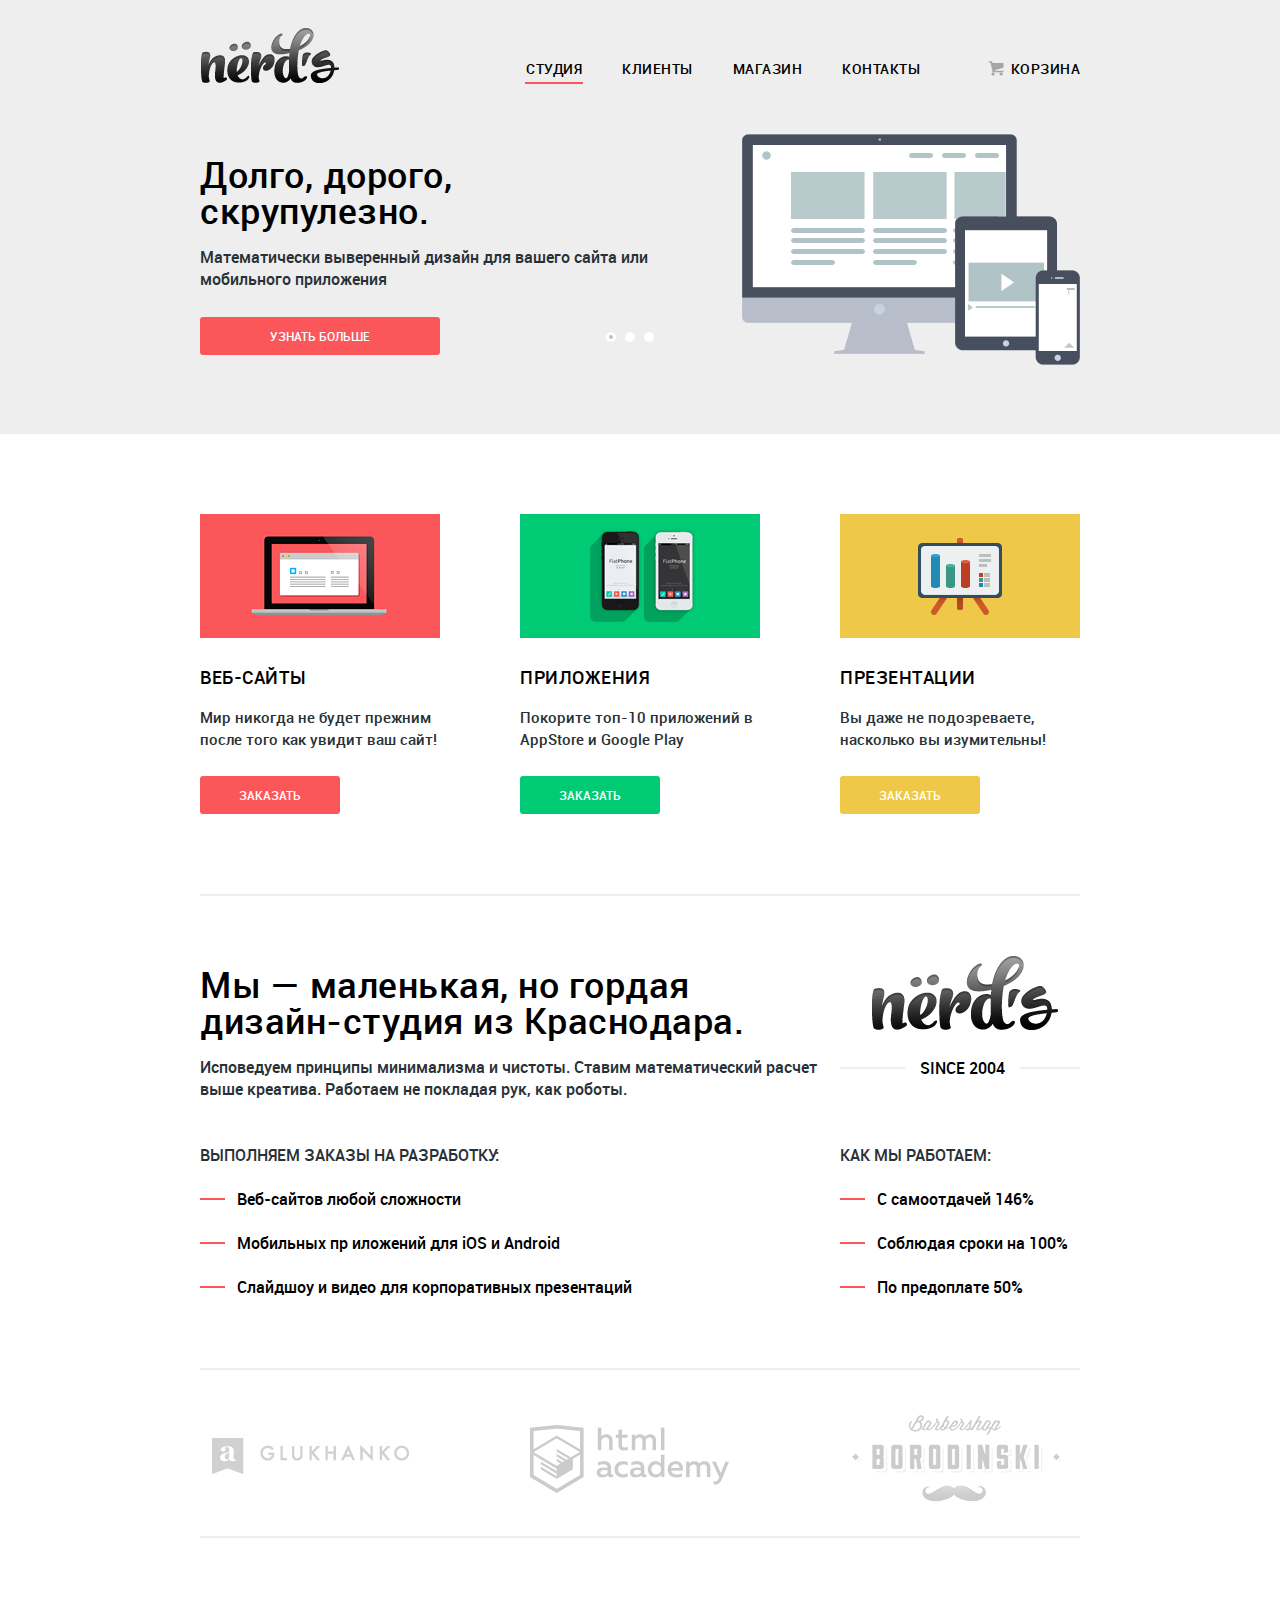
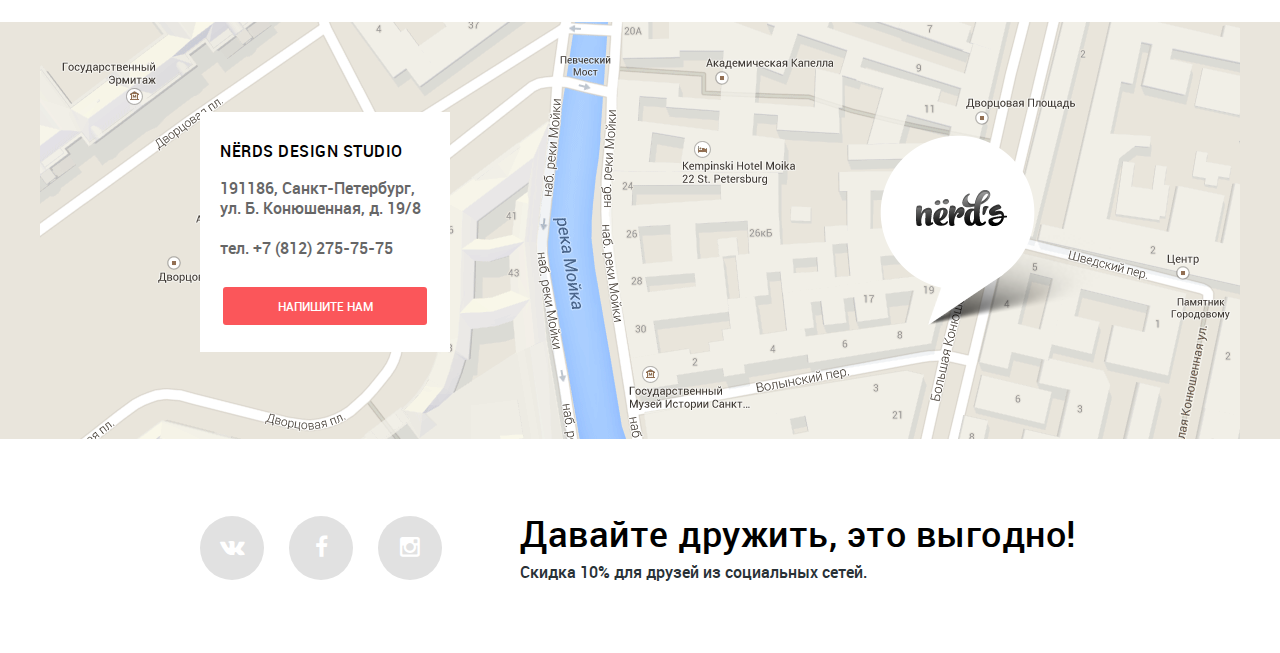
<file: index.html>
<!DOCTYPE html>
<!--HTML-файл для проекта НЁРДС. Главная страница ++++++++++++++++++++++++++-->
<!--Задание по разделу №5 Декоративные элементы. Редакция от 29.06.2015 ++++-->
<!--Студент: Сергей Грузинцев ++++++++++++++++++++++++++++++++++++++++++++++-->
<html lang="ru">
  <head>
    <meta charset="utf-8">
    <title>Главная - Нёрдс</title>
    <link rel="stylesheet" href="css/normalize.css">
    <link rel="stylesheet" href="css/style.min.css">
  </head>
  <body>
<!--ШАПКА===================================================================-->
    <header class="main-header">
      <div class="container">
        
<!--~~~~~~~~~~~~~~~Навигация~~~~~~~~~~~~~~~~~~~~~~~~~~~~~~~~~~~~~~~~~~~~~~~~-->
        <!--Логотип: Ссылка на главную страницу-->
        <a class="main-logo" href="index.html">
          nёrd&#39;s
        </a>
        <nav class="main-navigation clearfix">
          <!--Главное меню-->
          <ul class="main-menu">
            <li>
              <a class="current" href="index.html">
                Студия
              </a>
            </li>
            <li>
              <a href="#clients">
                Клиенты
              </a>
            </li>
            <li>
              <a href="catalog.html">
                Магазин
              </a>
            </li>
            <li>
              <a href="#contacts">
                Контакты
              </a>
            </li>
          </ul>
          <!--Корзина. Список из одного элемента для единообразия-->
          <!--В случае переполнения меню, корзина остается на своем месте-->
          <ul class="main-basket">
            <li>
              <a href="#basket">
                Корзина
              </a>
            </li>
          </ul>
        </nav>

<!--~~~~~~~~~~~~~~~Слайдер~~~~~~~~~~~~~~~~~~~~~~~~~~~~~~~~~~~~~~~~~~~~~~~~~-->
        <input type="radio" name="slide-toggle" id="slide-1" checked>
        <input type="radio" name="slide-toggle" id="slide-2">
        <input type="radio" name="slide-toggle" id="slide-3">

<!--~~~~~~~~~~~~~~~Слайд1~~~~~~~~~~~~~~~~~~~~~~~~~~~~~~~~~~~~~~~~~~~~~~~~~-->
        <section class="slider slide-1 clearfix">
          <!--Слайд 1: Текст-->
          <div class="slider-caption">
            <h2>Долго, дорого, скрупулезно.</h2>
            <p>Математически выверенный дизайн для вашего сайта или мобильного приложения</p>
            <a class="btn slider-btn" href="#s1">Узнать больше</a>
            <div class="slide-toggle">
              <label for="slide-1"></label>
              <label for="slide-2"></label>
              <label for="slide-3"></label>
            </div>
          </div>
          <div class="slider-image"></div>
        </section>
<!--~~~~~~~~~~~~~~~Слайд2~~~~~~~~~~~~~~~~~~~~~~~~~~~~~~~~~~~~~~~~~~~~~~~~~-->
        <section class="slider slide-2 clearfix">
          <!--Слайд 2: Текст-->
          <div class="slider-caption">
            <h2>Любите ли вы математику, как любим ее мы?</h2>
            <p class="lite">Нашим дизайнерам мы удаляем нейроны, ответственные за креатив, чтобы дать им возможность все просчитать</p>
            <a class="btn slider-btn" href="#s2">Узнать больше</a>
            <div class="slide-toggle">
              <label for="slide-1"></label>
              <label for="slide-2"></label>
              <label for="slide-3"></label>
            </div>
          </div>
          <div class="slider-image"></div>
        </section>
        
<!--~~~~~~~~~~~~~~~Слайд3~~~~~~~~~~~~~~~~~~~~~~~~~~~~~~~~~~~~~~~~~~~~~~~~~-->
        <section class="slider slide-3 clearfix">
          <!--Слайд 3: Текст-->
          <div class="slider-caption">
            <h2>Только наркотики, только хардкор!</h2>
            <p class="lite">Все дизайнерские решения в нашей компании принимаются только под воздействием качественных галлющиногенов</p>
            <a class="btn slider-btn" href="#s3">Узнать больше</a>
            <div class="slide-toggle">
              <label for="slide-1"></label>
              <label for="slide-2"></label>
              <label for="slide-3"></label>
            </div>
          </div>
          <div class="slider-image"></div>
        </section>
        
<!--~~~~~~~~~~~~~~~~~~~~~~~~~~~~~~~~~~~~~~~~~~~~~~~~~~~~~~~~~~~~~~~~~~~~~~~~-->
      </div>
    </header>
<!--========================================================================-->
 
    
    
<!--ОСНОВНОЙ РАЗДЕЛ=========================================================-->    
    <div class="container main-container clearfix">
      
<!--~~~~~~~~~~~~~~~Ряд преимуществ~~~~~~~~~~~~~~~~~~~~~~~~~~~~~~~~~~~~~~~~~~-->      
      <div class="features-row clearfix">
        <!--Фича: Веб-сайты-->
        <article class="features-item">
          <div class="features-image"></div>
          <h3>Веб-сайты</h3>
          <p>Мир никогда не будет прежним после того как увидит ваш сайт!</p>
          <a class="btn features-btn-1" href="#">Заказать</a>
        </article>
        <!--Фича: Приложения-->
        <article class="features-item">
          <div class="features-image"></div>
          <h3>Приложения</h3>
          <p>Покорите топ-10 приложений в AppStore и Google Play</p>
          <a class="btn features-btn-2" href="#">Заказать</a>
        </article>
        <!--Фича: Презентации-->
        <article class="features-item">
          <div class="features-image"></div>
          <h3>Презентации</h3>
          <p>Вы даже не подозреваете, насколько вы изумительны!</p>
          <a class="btn features-btn-3" href="#">Заказать</a>
        </article>
      </div>
<!--~~~~~~~~~~~~~~~~~~~~~~~~~~~~~~~~~~~~~~~~~~~~~~~~~~~~~~~~~~~~~~~~~~~~~~~~--> 
      <hr> 
<!--~~~~~БЛОК КОНТЕНТА~~~~~~~~~~~~~~~~~~~~~~~~~~~~~~~~~~~~~~~~~~~~~~~~~~~~~~-->
      <section class="promo-row clearfix">
        <!--Промо: Верхний-левый блок (О компании)-->
        <div class="promo-column column-left">
          <h1>
            Мы — маленькая, но гордая дизайн-студия из Краснодара.
          </h1>
          <p>
            Исповедуем принципы минимализма и чистоты. Ставим математический расчет выше креатива. Работаем не покладая рук, как роботы.
          </p>
        </div>
        <!--Промо: Верхний-правый блок (Логотип since 2004)-->
        <div class="promo-column column-right">
          <div class="promo-logo">
            nёrd&#39;s
            <p>Since 2004</p>
          </div>
        </div>
      </section>
      
      <section class="promo-row clearfix">
        <!--Промо: Нижний-левый блок (Что делаем)-->
        <div class="promo-column column-left">
          <h3>Выполняем заказы на разработку:</h3>
          <ul>
            <li>
              Веб-сайтов любой сложности
            </li>
            <li>
              Мобильных пр иложений для iOS и Android
            </li>
            <li>
              Слайдшоу и видео для корпоративных презентаций
            </li>
          </ul>
        </div>
        <!--Промо: Нижний-правый блок (Как работаем)-->
        <div class="promo-column column-right">
          <h3>Как мы работаем:</h3>
          <ul>
            <li>
              С самоотдачей 146%
            </li>
            <li>
              Соблюдая сроки на 100%
            </li>
            <li>
              По предоплате 50%
            </li>
          </ul>
        </div>
      </section>
<!--~~~~~~~~~~~~~~~~~~~~~~~~~~~~~~~~~~~~~~~~~~~~~~~~~~~~~~~~~~~~~~~~~~~~~~~~-->
      
<!--~~~~~~~~~~~~~~~Ряд логотипов~~~~~~~~~~~~~~~~~~~~~~~~~~~~~~~~~~~~~~~~~~~~-->          
      <div class="friend-row clearfix">
        <hr>
        <a class="friend-block" href="#glukhanko">
          <p>Glukhanko</p>
        </a>
        <a class="friend-block" href="htmlacademy">
          <p>HTML Academy</p>
        </a>
        <a class="friend-block" href="barbershop">
          <p>Барбершоп «Бородинский»</p>
        </a>
      </div>
<!--~~~~~~~~~~~~~~~~~~~~~~~~~~~~~~~~~~~~~~~~~~~~~~~~~~~~~~~~~~~~~~~~~~~~~~~~-->
      <hr>
    </div>
<!--========================================================================-->  
    
    
    
<!--ПОДВАЛ==================================================================-->      
    <footer class="main-footer">
        
<!--~~~~~~~~~~~~~~~Карта~~~~~~~~~~~~~~~~~~~~~~~~~~~~~~~~~~~~~~~~~~~~~~~~~~~~-->
      <div class="footer-map">
        
        <img class="map-marker" src="img/map-marker.png" width="231" height="190" alt="Nёrds">
        <div class="container">
          <div class="map-canvas" id="map-canvas"></div>
          <article class="contacts">
            <h3>Nёrds Design Studio</h3>
            <p>191186, Санкт-Петербург, ул. Б. Конюшенная, д. 19/8</p>
            <p>тел. +7 (812) 275-75-75</p>
            <a class="btn contacts-btn" href="write-us.html">Напишите нам</a>
          </article>
        </div>
      </div>
      
      
<!--~~~~~~~~~~~~~~~Социальные сети~~~~~~~~~~~~~~~~~~~~~~~~~~~~~~~~~~~~~~~~~~-->
      <section class="footer-social clearfix">
        <div class="container">
          <!--Блок кнопок-->
          <div class="social-links">
            <a class="social-btn social-btn-vk" href="#vk">
              <span class="icon-vk"></span>
            </a>
            <a class="social-btn social-btn-fb" href="#fb">
              <span class="icon-facebook"></span>
            </a>
            <a class="social-btn social-btn-inst" href="#inst">
              <span class="icon-instagramm"></span>
            </a>
          </div>
          <!--Блок текста-->
          <div class="social-text">
            <h2>Давайте дружить, это выгодно!</h2>
            <p>Скидка 10% для друзей из социальных сетей.</p>
          </div>
        </div>
      </section>
<!--~~~~~~~~~~~~~~~~~~~~~~~~~~~~~~~~~~~~~~~~~~~~~~~~~~~~~~~~~~~~~~~~~~~~~~~~-->        

    </footer>
<!--========================================================================-->  
    
    
    
<!--ФОРМА ОБРАТНОЙ СВЯЗИ====================================================-->
    <div class="modal-content">
      <div class="modal-content-close">закрыть</div>
      <form class="feedback-form" action="/echo" method="post">
        
        <div class="field-left">
          <label for="name-id">Ваше имя:</label>
          <input type="text" name="name-field" id="name-id" placeholder="Представьтесь, пожалуйста">
        </div>
        
        <div class="field-right">
          <label for="mail-id">Ваш e-mail:</label>
          <input type="email" name="mail-field" id="mail-id" placeholder="Для отправки ответа">
        </div>
        
        <div class="field-single">
          <label for="message-id">Текст письма:</label>
          <textarea name="message-field" id="message-id" placeholder="В свободной форме"></textarea>
        </div>
        
        <div class="field-left">
          <button type="submit" class="btn btn-submit">Отправить</button>
        </div>
        
        <div class="field-right">
          <button type="reset"  class="btn btn-cancel">Отмена</button>
        </div>
    
      </form>
    </div>
  
<!--СКРИПТЫ=================================================================-->
    <script src="http://maps.google.com/maps/api/js?sensor=false"></script>
    <script src="js/script.min.js"></script>
    
  </body>
</html>
</file>
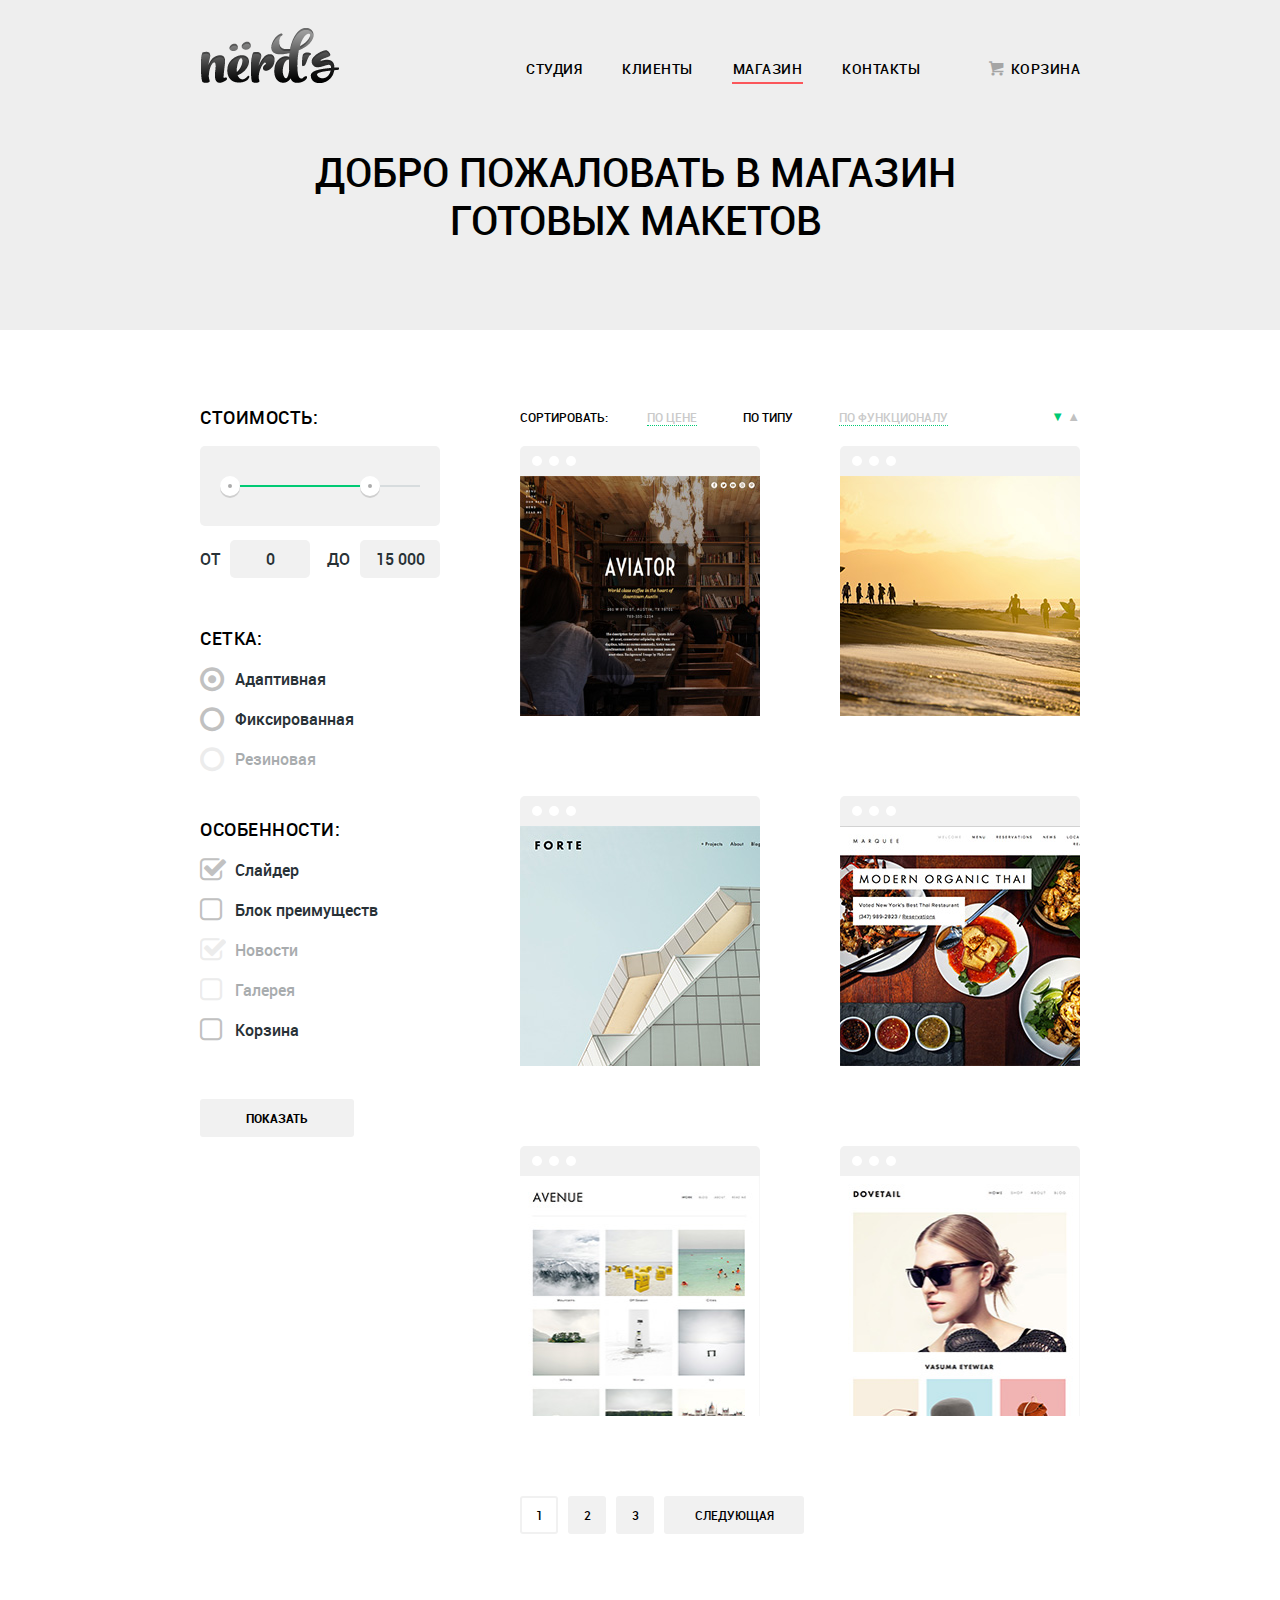
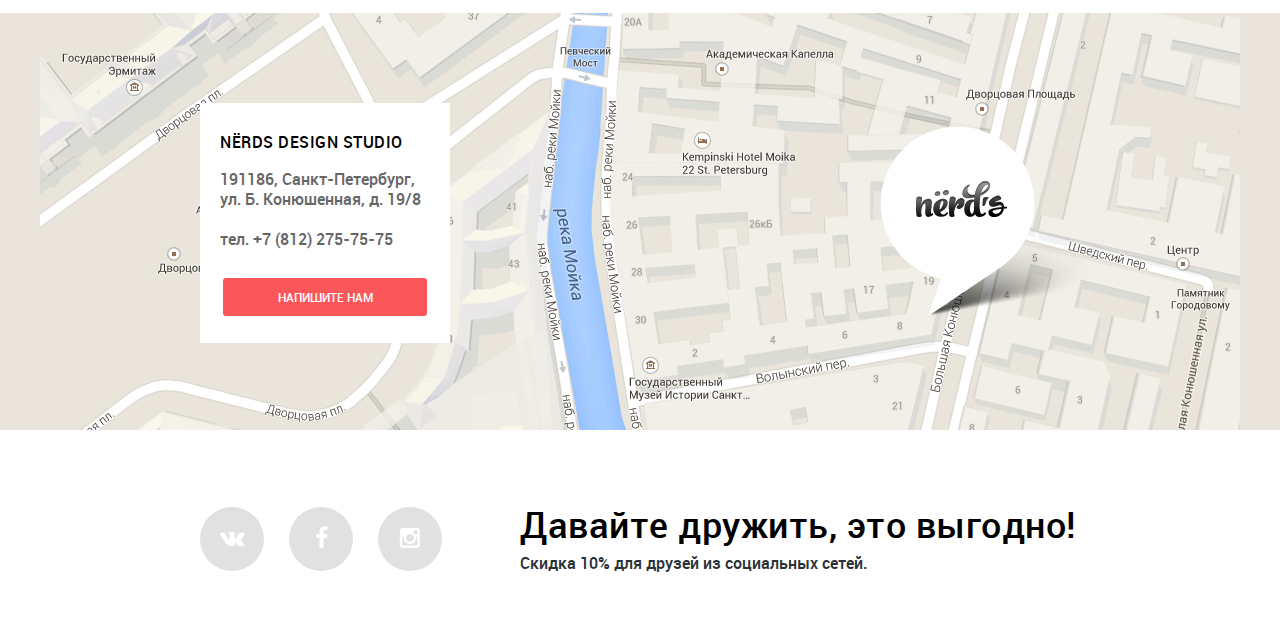
<file: catalog.html>
<!DOCTYPE html>
<!--HTML-файл для проекта НЁРДС. Страница каталога +++++++++++++++++++++++++-->
<!--Задание по разделу №5 Декоративные элементы. Редакция от 29.06.2015 ++++-->
<!--Студент: Сергей Грузинцев ++++++++++++++++++++++++++++++++++++++++++++++-->
<html lang="ru">
  <head>
    <meta charset="utf-8">
    <title>Каталог - Нёрдс</title>
    <link rel="stylesheet" href="css/normalize.css">
    <link rel="stylesheet" href="css/style.min.css">
  </head>
  <body class="catalog">
<!--ШАПКА===================================================================-->
    <header class="main-header">
      <div class="container">
        
<!--~~~~~~~~~~~~~~~Навигация~~~~~~~~~~~~~~~~~~~~~~~~~~~~~~~~~~~~~~~~~~~~~~~~-->
        <!--Логотип: Ссылка на главную страницу-->
        <a class="main-logo" href="index.html">
          nёrd&#39;s
        </a>
        <nav class="main-navigation clearfix">
          <!--Главное меню-->
          <ul class="main-menu">
            <li>
              <a href="index.html">
                Студия
              </a>
            </li>
            <li>
              <a href="#clients">
                Клиенты
              </a>
            </li>
            <li>
              <a class="current" href="catalog.html">
                Магазин
              </a>
            </li>
            <li>
              <a href="#contacts">
                Контакты
              </a>
            </li>
          </ul>
          <!--Корзина. Список из одного элемента для единообразия-->
          <ul class="main-basket">
            <li>
              <a href="#basket" title="Корзина">
                Корзина
              </a>
            </li>
          </ul>
        </nav>

<!--~~~~~~~~~~~~~~~Заголовок страницы каталога~~~~~~~~~~~~~~~~~~~~~~~~~~~~~~-->
        <section class="welcome">
          <!--Приветствие-->
          <h1>
            Добро пожаловать в магазин готовых макетов
          </h1>
        </section>
<!--~~~~~~~~~~~~~~~~~~~~~~~~~~~~~~~~~~~~~~~~~~~~~~~~~~~~~~~~~~~~~~~~~~~~~~~~-->
        
      </div>
    </header>
<!--========================================================================-->
    

    
<!--ОСНОВНОЙ РАЗДЕЛ=========================================================-->
    <div class="container main-container clearfix">
      
<!--~~~~~~~~~~~~~~~Фильтр по товарам~~~~~~~~~~~~~~~~~~~~~~~~~~~~~~~~~~~~~~~~-->
      <aside class="filter">
        <form action="/echo" method="post">
          
<!--~~~~~~~~~~~~~~~~~~~~~~~~~~~~~Стоимость (ползунки выбора мин и макс цены)-->
          <fieldset class="filter-price">
            <h2>
              Стоимость:
            </h2>
            <div class="range-controls">
              <div class="scale"><div class="bar"></div></div>
              <div class="toggle min-toggle"></div>
              <div class="toggle max-toggle"></div>
            </div>
            <div class="price-controls clearfix">
              <div class="price-from">
                от<input class="min-price" type="text" name="filter-price-min" value="0">
              </div>
              <div class="price-to">
                до<input class="max-price" type="text" name="filter-price-max" value="15 000">
              </div>
            </div>
          </fieldset>

<!--~~~~~~~~~~~~~~~~~~~~~~~~~~~~~Сетка (группа радиокнопок)~~~~~~~~~~~~~~~~~-->
          <fieldset class="filter-grid">
            <h2>
              Сетка:
            </h2>
            <ul>
              <li>
                <input type="radio" id="grid1" name="grid-selector" value="grid1" checked>
                <label for="grid1">Адаптивная</label>
              </li>
              <li>
                <input type="radio" id="grid2" name="grid-selector" value="grid2">
                <label for="grid2">Фиксированная</label>
              </li>
              <li>
                <input type="radio" id="grid3" name="grid-selector" value="grid3" disabled>
                <label for="grid3">Резиновая</label>
              </li>
            </ul>
          </fieldset>

<!--~~~~~~~~~~~~~~~~~~~~~~~~~~~~~Особенности (группа чекбоксов)~~~~~~~~~~~~~-->
          <fieldset class="filter-spec">
            <h2>
              Особенности:
            </h2>
            <ul>
              <li>
                <input type="checkbox" id="spec1" name="filter-spec-1" checked>
                <label for="spec1">Слайдер</label>
              </li>
              <li>
                <input type="checkbox" id="spec2" name="filter-spec2">
                <label for="spec2">Блок преимуществ</label>
              </li>
              <li>
                <input type="checkbox" id="spec3" name="filter-spec3" checked disabled>
                <label for="spec3">Новости</label>
              </li>
              <li>
                <input type="checkbox" id="spec4" name="filter-spec4" disabled>
                <label for="spec4">Галерея</label>
              </li>
              <li>
                <input type="checkbox" id="spec5" name="filter-spec5">
                <label for="spec5">Корзина</label>
              </li>
            </ul>
          </fieldset>
          
          <!--Кнопка отправки формы-->
          <input class="btn" type="submit" value="Показать">
          
        </form>
      </aside>
<!--~~~~~~~~~~~~~~~~~~~~~~~~~~~~~~~~~~~~~~~~~~~~~~~~~~~~~~~~~~~~~~~~~~~~~~~~-->

<!--~~~~~~~~~~~~~~~Список товаров~~~~~~~~~~~~~~~~~~~~~~~~~~~~~~~~~~~~~~~~~~~-->
      <section class="showcase">

<!--~~~~~~~~~~~~~~~~~~~~~~~~~~~~~Сортировка по типам~~~~~~~~~~~~~~~~~~~~~~~~-->
        <div class="showcase-sort clearfix">
            <h2>Сортировать:</h2>
            <ul class="sort-kind">
              <li>
                <a href="#price">По цене</a>
              </li>
              <li>
                <a class="current" href="#type">По типу</a>
              </li>
              <li>
                <a href="#func">По функционалу</a>
              </li>
            </ul>

<!--~~~~~~~~~~~~~~~~~~~~~~~~~~~~~Направление сортировки~~~~~~~~~~~~~~~~~~~~~-->
              <ul class="sort-direct clearfix">
                <li>
                  <a class="icon-down-dir current" href="#down"></a>
                </li>
                <li>
                  <a class="icon-up-dir" href="#up"></a>
                </li>
              </ul>
        </div>
<!--~~~~~~~~~~~~~~~~~~~~~~~~~~~~~~~~~~~~~~~~~~~~~~~~~~~~~~~~~~~~~~~~~~~~~~~~-->

<!--~~~~~~~~~~~~~~~Выдача: отобранные варианты макетов~~~~~~~~~~~~~~~~~~~~~~-->
<!--~~~~~~~~~~~~~~~~~~~~~~~~~~~~~Макет 1~~~~~~~~~~~~~~~~~~~~~~~~~~~~~~~~~~~~-->
        <article class="showcase-item">
          <div class="item-label">
            <div class="dots"></div>
          </div>
          <img src="img/catalog-item01.jpg" width="240" height="240" alt="Aviator">
          <div class="item-panel">
            <h2>Aviator</h2>
            <p>Интернет-магазин с личным кабинетом</p>
            <a class="btn" href="#aviator">10 000 р.</a>
          </div>
        </article>

<!--~~~~~~~~~~~~~~~~~~~~~~~~~~~~~Макет 2~~~~~~~~~~~~~~~~~~~~~~~~~~~~~~~~~~~~-->
        <article class="showcase-item">
          <div class="item-label">
            <div class="dots"></div>
          </div>
          <img src="img/catalog-item02.jpg" width="240" height="240" alt="Sunset">
          <div class="item-panel">
            <h2>Sunset</h2>
            <p>Промо-сайт с блоком преимуществ</p>
            <a class="btn" href="#sunset">9 500 р.</a>
          </div>
        </article>

<!--~~~~~~~~~~~~~~~~~~~~~~~~~~~~~Макет 3~~~~~~~~~~~~~~~~~~~~~~~~~~~~~~~~~~~~-->
        <article class="showcase-item">
          <div class="item-label">
            <div class="dots"></div>
          </div>
          <img src="img/catalog-item03.jpg" width="240" height="240" alt="Forte">
          <div class="item-panel">
            <h2>Forte</h2>
            <p>Автономная целевая страница</p>
            <a class="btn" href="#forte">9 000 р.</a>
          </div>
        </article>

<!--~~~~~~~~~~~~~~~~~~~~~~~~~~~~~Макет 4~~~~~~~~~~~~~~~~~~~~~~~~~~~~~~~~~~~~-->
        <article class="showcase-item">
          <div class="item-label">
            <div class="dots"></div>
          </div>
          <img src="img/catalog-item04.jpg" width="240" height="240" alt="Marquee">
          <div class="item-panel">
            <h2>Marquee</h2>
            <p>Лендинг</p>
            <a class="btn" href="#marquee">8 500 р.</a>
          </div>
        </article>

<!--~~~~~~~~~~~~~~~~~~~~~~~~~~~~~Макет 5~~~~~~~~~~~~~~~~~~~~~~~~~~~~~~~~~~~~-->
        <article class="showcase-item">
          <div class="item-label">
            <div class="dots"></div>
          </div>
          <img src="img/catalog-item05.jpg" width="240" height="240" alt="Avenue">
          <div class="item-panel">
            <h2>Avenue</h2>
            <p>Корпоративный портал</p>
            <a class="btn" href="#avenue">8 000 р.</a>
          </div>
        </article>
        
<!--~~~~~~~~~~~~~~~~~~~~~~~~~~~~~Макет 6~~~~~~~~~~~~~~~~~~~~~~~~~~~~~~~~~~~~-->
        <article class="showcase-item">
          <div class="item-label">
            <div class="dots"></div>
          </div>
          <img src="img/catalog-item06.jpg" width="240" height="240" alt="Dovetail">
          <div class="item-panel">
            <h2>Dovetail</h2>
            <p>Социальная сеть с преферансом и верстальщицами</p>
            <a class="btn" href="#dovetail">7 500 р.</a>
          </div>
        </article>
        
<!--~~~~~~~~~~~~~~~Переключатель страниц~~~~~~~~~~~~~~~~~~~~~~~~~~~~~~~~~~~~-->
        <div class="showcase-paginator">
          <a class="btn current" href="#1">1</a>
          <a class="btn" href="#2">2</a>
          <a class="btn" href="#3">3</a>
          <a class="btn" href="#next">Следующая</a>
        </div>
<!--~~~~~~~~~~~~~~~~~~~~~~~~~~~~~~~~~~~~~~~~~~~~~~~~~~~~~~~~~~~~~~~~~~~~~~~~-->
        
      </section>
    </div>
<!--========================================================================-->
    

    
<!--ПОДВАЛ==================================================================-->      
    <footer class="main-footer">
        
<!--~~~~~~~~~~~~~~~Карта~~~~~~~~~~~~~~~~~~~~~~~~~~~~~~~~~~~~~~~~~~~~~~~~~~~~-->
    <div class="footer-map clearfix">
      <img class="map-marker" src="img/map-marker.png" width="231" height="190" alt="Nёrds">
      <div class="container">
        <div class="map-canvas" id="map-canvas"></div>
        <article class="contacts">
          <h3>Nёrds Design Studio</h3>
          <p>191186, Санкт-Петербург, ул. Б. Конюшенная, д. 19/8</p>
          <p>тел. +7 (812) 275-75-75</p>
          <a class="btn contacts-btn" href="write-us.html">Напишите нам</a>
        </article>
      </div>
    </div>
      
      
<!--~~~~~~~~~~~~~~~Социальные сети~~~~~~~~~~~~~~~~~~~~~~~~~~~~~~~~~~~~~~~~~~-->
      <section class="footer-social clearfix">
        <div class="container">
          <!--Блок кнопок-->
          <div class="social-links">
            <a class="social-btn social-btn-vk" href="#vk">
              <span class="icon-vk"></span>
            </a>
            <a class="social-btn social-btn-fb" href="#fb">
              <span class="icon-facebook"></span>
            </a>
            <a class="social-btn social-btn-inst" href="#inst">
              <span class="icon-instagramm"></span>
            </a>
          </div>
          <!--Блок текста-->
          <div class="social-text">
            <h2>Давайте дружить, это выгодно!</h2>
            <p>Скидка 10% для друзей из социальных сетей.</p>
          </div>
        </div>
      </section>
<!--~~~~~~~~~~~~~~~~~~~~~~~~~~~~~~~~~~~~~~~~~~~~~~~~~~~~~~~~~~~~~~~~~~~~~~~~-->        

    </footer>
<!--========================================================================-->  
    
    
    
<!--ФОРМА ОБРАТНОЙ СВЯЗИ====================================================-->
    <div class="modal-content">
      <div class="modal-content-close">закрыть</div>
      <form class="feedback-form" action="/echo" method="post">
        
        <div class="field-left">
          <label for="name-id">Ваше имя:</label>
          <input type="text" name="name-field" id="name-id" placeholder="Представьтесь, пожалуйста">
        </div>
        
        <div class="field-right">
          <label for="mail-id">Ваш e-mail:</label>
          <input type="email" name="mail-field" id="mail-id" placeholder="Для отправки ответа">
        </div>
        
        <div class="field-single">
          <label for="message-id">Текст письма:</label>
          <textarea name="message-field" id="message-id" placeholder="В свободной форме"></textarea>
        </div>
        
        <div class="field-left">
          <button type="submit" class="btn btn-submit">Отправить</button>
        </div>
        
        <div class="field-right">
          <button type="reset"  class="btn btn-cancel">Отмена</button>
        </div>
    
      </form>
    </div>
  
<!--СКРИПТЫ=================================================================-->
    <script src="http://maps.google.com/maps/api/js?sensor=false"></script>
    <script src="js/script.min.js"></script>
    
  </body>
</file>
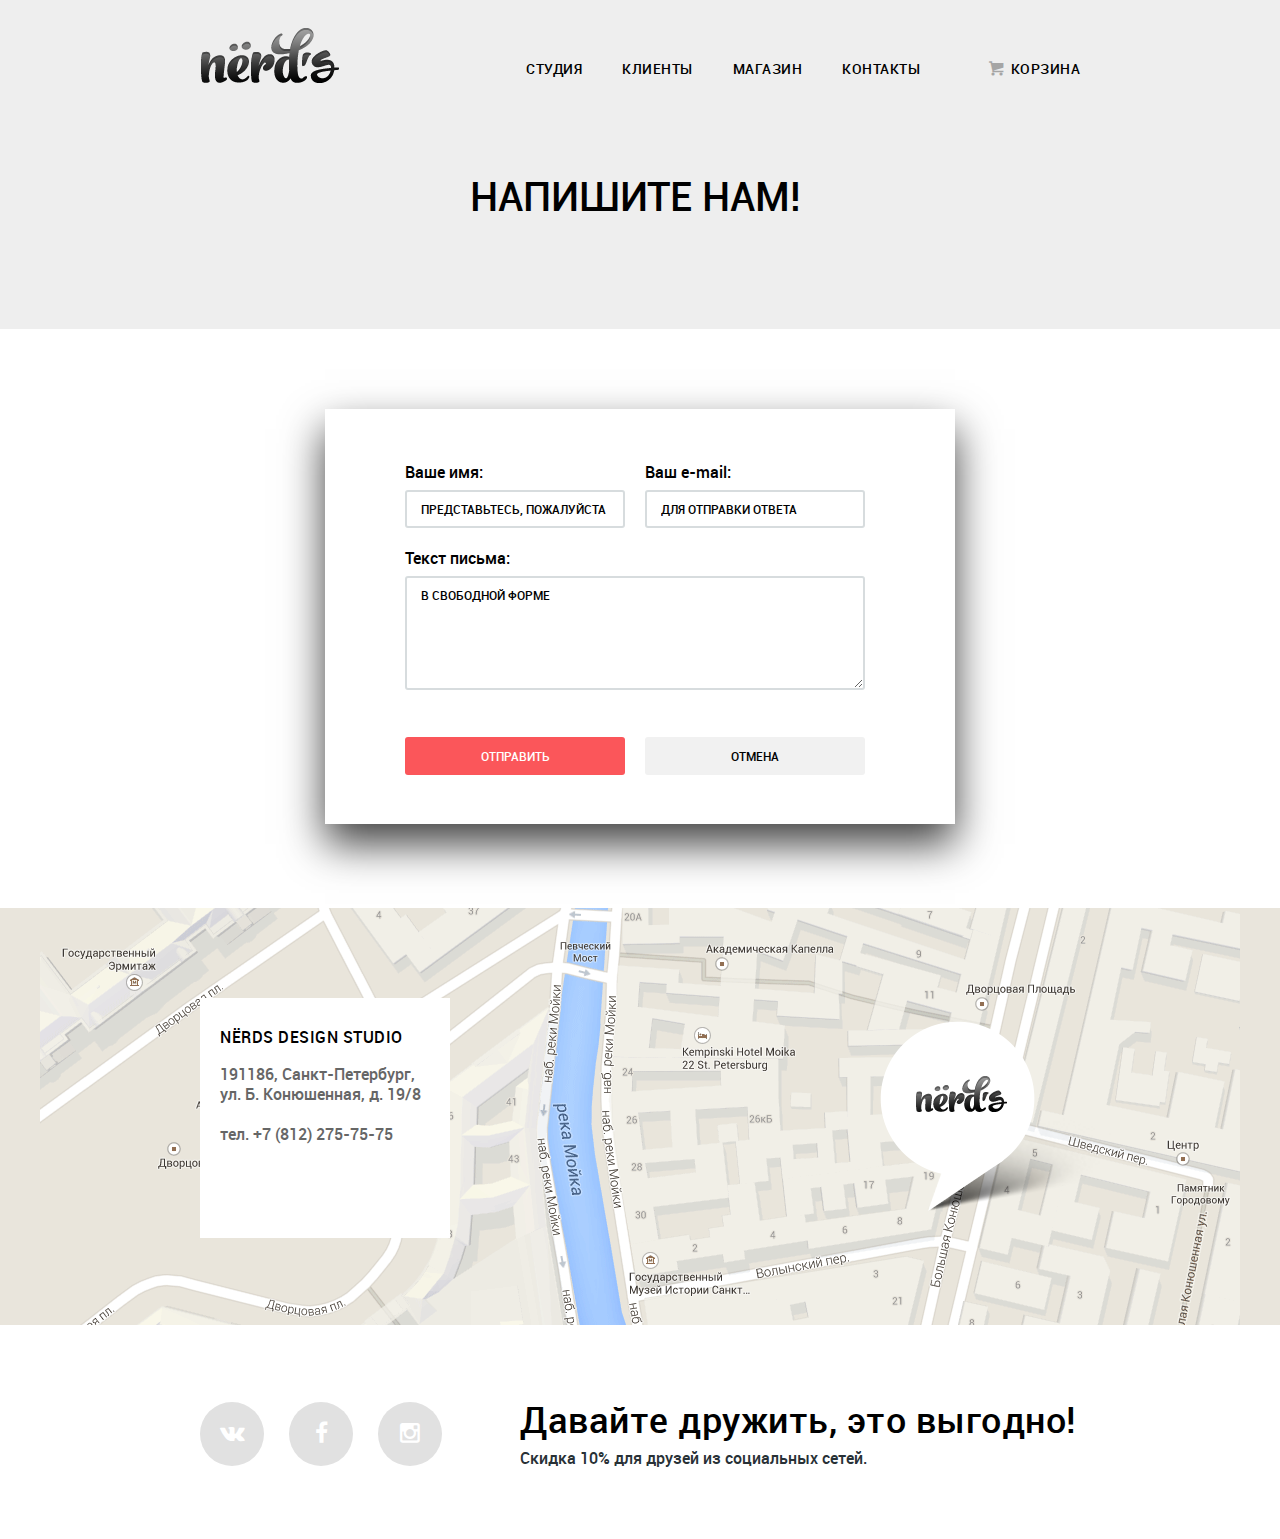
<file: write-us.html>
<!DOCTYPE html>
<!--HTML-файл для проекта НЁРДС. Страница с формой обратной связи ++++++++++-->
<!--Задание по разделу №5 Декоративные элементы. Редакция от 29.06.2015 ++++-->
<!--Студент: Сергей Грузинцев ++++++++++++++++++++++++++++++++++++++++++++++-->
<html lang="ru">
  <head>
    <meta charset="utf-8">
    <title>Напишите нам - Нёрдс</title>
    <link rel="stylesheet" href="css/normalize.css">
    <link rel="stylesheet" href="css/style.min.css">
  </head>
  <body class="write-us">
<!--ШАПКА===================================================================-->
    <header class="main-header">
      <div class="container">
            
<!--~~~~~~~~~~~~~~~Навигация~~~~~~~~~~~~~~~~~~~~~~~~~~~~~~~~~~~~~~~~~~~~~~~~-->
        <!--Логотип: Ссылка на главную страницу-->
        <a class="main-logo" href="index.html">
          nёrd&#39;s
        </a>
        <nav class="main-navigation clearfix">
          <!--Главное меню-->
          <ul class="main-menu">
            <li>
              <a href="index.html">
                Студия
              </a>
            </li>
            <li>
              <a href="#clients">
                Клиенты
              </a>
            </li>
            <li>
              <a href="catalog.html">
                Магазин
              </a>
            </li>
            <li>
              <a href="#contacts">
                Контакты
              </a>
            </li>
          </ul>
          <!--Корзина. Список из одного элемента для единообразия-->
          <ul class="main-basket">
            <li>
              <a href="#basket" title="Корзина">
                Корзина
              </a>
            </li>
          </ul>
        </nav>
      
<!--~~~~~~~~~~~~~~~Заголовок страницы с формой обратной связи~~~~~~~~~~~~~~~-->
        <section class="welcome">
          <!--Приветствие-->
          <h1>
            Напишите нам!
          </h1>
        </section>
<!--~~~~~~~~~~~~~~~~~~~~~~~~~~~~~~~~~~~~~~~~~~~~~~~~~~~~~~~~~~~~~~~~~~~~~~~~-->
        
        
      </div>
    </header>
<!--========================================================================-->


    
<!--ФОРМА ОБРАТНОЙ СВЯЗИ====================================================-->
    <div class="modal-content clearfix">
      <form class="feedback-form" action="/echo" method="post">
        
        <div class="field-left">
          <label for="name-id">Ваше имя:</label>
          <input type="text" name="name-field" id="name-id" placeholder="Представьтесь, пожалуйста">
        </div>
        
        <div class="field-right">
          <label for="mail-id">Ваш e-mail:</label>
          <input type="email" name="mail-field" id="mail-id" placeholder="Для отправки ответа">
        </div>
        
        <div class="field-single">
          <label for="message-id">Текст письма:</label>
          <textarea name="message-field" id="message-id" placeholder="В свободной форме"></textarea>
        </div>
        
        <div class="field-left">
          <button type="submit" class="btn btn-submit">Отправить</button>
        </div>
        
        <div class="field-right">
          <button type="reset"  class="btn btn-cancel" href="index.html">Отмена</button>
        </div>
    
      </form>
    </div>
<!--========================================================================-->
    

    
<!--ПОДВАЛ==================================================================-->      
    <footer class="main-footer">
        
<!--~~~~~~~~~~~~~~~Карта~~~~~~~~~~~~~~~~~~~~~~~~~~~~~~~~~~~~~~~~~~~~~~~~~~~~-->
    <div class="footer-map clearfix">
      <img class="map-marker" src="img/map-marker.png" width="231" height="190" alt="Nёrds">
      <div class="container">
        <!--Блок контактов-->
        <article class="contacts">
          <h3>Nёrds Design Studio</h3>
          <p>191186, Санкт-Петербург, ул. Б. Конюшенная, д. 19/8</p>
          <p>тел. +7 (812) 275-75-75</p>
<!--          <a class="btn contacts-btn">Напишите нам</a>-->
        </article>
      </div>
    </div>
      
      
<!--~~~~~~~~~~~~~~~Социальные сети~~~~~~~~~~~~~~~~~~~~~~~~~~~~~~~~~~~~~~~~~~-->
      <section class="footer-social clearfix">
        <div class="container">
          <!--Блок кнопок-->
          <div class="social-links">
            <a class="social-btn social-btn-vk" href="#vk">
              <span class="icon-vk"></span>
            </a>
            <a class="social-btn social-btn-fb" href="#fb">
              <span class="icon-facebook"></span>
            </a>
            <a class="social-btn social-btn-inst" href="#inst">
              <span class="icon-instagramm"></span>
            </a>
          </div>
          <!--Блок текста-->
          <div class="social-text">
            <h2>Давайте дружить, это выгодно!</h2>
            <p>Скидка 10% для друзей из социальных сетей.</p>
          </div>
        </div>
      </section>
<!--~~~~~~~~~~~~~~~~~~~~~~~~~~~~~~~~~~~~~~~~~~~~~~~~~~~~~~~~~~~~~~~~~~~~~~~~-->        

    </footer>
  </body>
</file>
<file: css/style.min.css>
@font-face{font-family:Roboto;src:url(../font/roboto-bold.eot);src:local("Roboto Bold"),url(../font/roboto-bold.eot?#iefix) format("embedded-opentype"),url(../font/roboto-bold.woff) format("woff"),url(../font/roboto-bold.ttf) format("truetype");font-weight:700;font-style:normal}@font-face{font-family:Roboto;src:url(../font/roboto-medium.eot);src:local("Roboto Medium"),url(../font/roboto-medium.eot?#iefix) format("embedded-opentype"),url(../font/roboto-medium.woff) format("woff"),url(../font/roboto-medium.ttf) format("truetype");font-weight:400;font-style:normal}@font-face{font-family:Roboto;src:url(../font/roboto-light.eot);src:local("Roboto Light"),url(../font/roboto-light.eot?#iefix) format("embedded-opentype"),url(../font/roboto-light.woff) format("woff"),url(../font/roboto-light.ttf) format("truetype");font-weight:300;font-style:normal}@font-face{font-family:symbols-nerds;src:url(../font/symbols-nerds.eot?27841936);src:url(../font/symbols-nerds.eot?27841936#iefix) format("embedded-opentype"),url(../font/symbols-nerds.woff?27841936) format("woff"),url(../font/symbols-nerds.ttf?27841936) format("truetype"),url(../font/symbols-nerds.svg?27841936#symbols-nerds) format("svg");font-weight:400;font-style:normal}.icon-basket:before{content:"\62"}.icon-facebook:before{content:"\66"}.icon-twitter:before{content:"\74"}.icon-vk:before{content:"\76"}.icon-up-dir:before{content:"\25b2"}.icon-down-dir:before{content:"\25bc"}.icon-circle:before{content:"\25cb"}.icon-circle-dot:before{content:"\25cf"}.icon-check-off:before{content:"\2610"}.icon-check-on:before{content:"\2611"}.icon-instagramm:before{content:"📷"}body{min-width:900px;padding:0;font-size:16px;line-height:22px;font-family:Roboto,Tahoma,Geneva,Kalimati,sans-serif;font-weight:400}.clearfix:after{content:"";display:table;clear:both}.container{width:880px;margin:0 auto}.lite{font-weight:300}h1,h2{margin:0;font-size:36px;line-height:36px;font-weight:400}h3{margin:0;font-size:16px;line-height:22px;font-weight:400;color:#283136}p{margin:0;font-size:16px;line-height:22px;color:#283136}ul{padding:0;margin:0;list-style:none}a{text-decoration:none}hr{height:2px;margin:0;background-color:#eee;border:none}.btn{display:block;padding:10px 0;font-size:12px;line-height:18px;font-family:Roboto,Tahoma,Geneva,Kalimati,sans-serif;text-transform:uppercase;text-align:center;color:#fff;background-color:#fb565a;border:none;outline:0;border-radius:3px;cursor:pointer}.btn:hover{background-color:#d6494d}.btn:active{background-color:#b63538;box-shadow:inset 0 3px 0 0 rgba(0,0,0,.15)}.main-header{background-color:#eee}.main-logo{float:left;width:140px;height:83px;font-size:48px;line-height:130px;text-indent:100%;background:url(../img/sprite.png) -720px -320px no-repeat #dcdcdc;color:#000;overflow:hidden}.main-navigation ul{margin-top:54px}.main-menu{float:left;width:600px;font-size:0;text-align:right}.main-basket{float:right;max-width:132px}.main-navigation li{display:inline-block;vertical-align:top}.main-basket a::before{content:"\62";display:inline-block;width:1em;margin-right:.2em;font-family:symbols-nerds;text-align:center;text-transform:none;font-size:16px;line-height:28px;opacity:.3}.main-navigation a{position:relative;display:block;font-size:14px;line-height:30px;letter-spacing:.5px;text-transform:uppercase;color:#000}.main-menu a{padding:0 20px}.main-basket a{padding-right:0}.main-navigation a:hover{color:#fb565a}.main-navigation a:hover::before{opacity:1}.main-navigation a:active{color:#000;opacity:.4}.main-navigation a:active::before{color:#000;opacity:.15}.main-navigation .current::after{content:"";position:absolute;bottom:0;height:2px;background-color:#fb565a}.main-menu .current::after{left:19px;right:19px}.main-basket .current::after{left:4px;right:0}.main-navigation .current:hover{color:#000;cursor:default}.main-navigation .current:hover::before{opacity:.3}.main-navigation .current:active{opacity:1}.slider{position:relative;display:none;min-height:350px}input[name=slide-toggle]{display:none}.slider-caption{float:left;width:480px}.slider-caption h2{margin-top:72px;letter-spacing:.5px}.slider-caption p{margin-top:18px}.slider-caption .slider-btn{float:left;width:240px;margin-top:27px}.slider-caption .slide-toggle{float:right;line-height:38px;font-size:0;padding:0 22px;margin-top:27px}.slide-toggle label{display:inline-block;vertical-align:middle;width:19px;height:19px;cursor:pointer}.slide-1 label[for=slide-1],.slide-2 label[for=slide-2],.slide-3 label[for=slide-3]{cursor:default}.slide-toggle label::before{content:"";display:block;width:10px;height:10px;margin:5px auto;background-color:#fff;border-radius:50%}.slide-1 label[for=slide-1]::after,.slide-2 label[for=slide-2]::after,.slide-3 label[for=slide-3]::after{content:"";position:relative;bottom:12px;display:block;width:4px;height:4px;margin:3px auto;background-color:#c1c1c1;border-radius:50%}.slider-image{position:absolute;right:0;bottom:0;width:340px;height:320px;vertical-align:bottom}.slide-1 .slider-image{background:url(../img/sprite.png) no-repeat #dcdcdc}.slide-2 .slider-image{background:url(../img/sprite.png) -340px 0 no-repeat #dcdcdc}.slide-3 .slider-image{background:url(../img/sprite.png) -680px 0 no-repeat #dcdcdc}#slide-1:checked~.slide-1,#slide-2:checked~.slide-2,#slide-3:checked~.slide-3{display:block}.features-row{margin-top:80px;margin-bottom:80px}.features-item{float:left;width:240px;margin-right:80px}.features-item:nth-child(3n){margin-right:0}.features-item .features-image{width:240px;height:124px}.features-item:nth-child(1) .features-image{background:url(../img/sprite.png) 0 -320px no-repeat #fb565a}.features-item:nth-child(2) .features-image{background:url(../img/sprite.png) -240px -320px no-repeat #00ca74}.features-item:nth-child(3) .features-image{background:url(../img/sprite.png) -480px -320px no-repeat #efc84a}.features-item h3{margin-top:24px;font-size:18px;line-height:30px;letter-spacing:.5px;text-transform:uppercase;color:#000}.features-item p{margin-top:14px;font-size:15px;line-height:22px;color:#283136}.features-item .btn{margin-top:26px;width:140px}.features-btn-1{background-color:#fb565a}.features-btn-2{background-color:#00ca74}.features-btn-3{background-color:#efc84a}.features-btn-1:hover{background-color:#d6494d}.features-btn-2:hover{background-color:#01a25e}.features-btn-3:hover{background-color:#d6ae2c}.features-btn-1:active{background-color:#b63538}.features-btn-2:active{background-color:#009053;box-shadow:inset 0 3px 0 0 #007b47}.features-btn-3:active{background-color:#c09b24;box-shadow:inset 0 3px 0 0 #a3841f}.promo-row{margin-top:60px}.column-left{float:left;width:620px}.column-right{float:right;width:240px}.promo-row h1{padding-top:10px;letter-spacing:.5px}.promo-row p{margin-top:18px}.promo-row h3{margin-top:-16px;font-size:16px;line-height:22px;text-transform:uppercase}.promo-row li{position:relative;padding-left:37px;margin-top:22px}.promo-row li::before{content:"";position:absolute;width:25px;height:2px;top:10px;left:0;background:#fb565a}.promo-row .promo-logo{position:relative;width:240px;padding-top:38px;font-size:72px;text-align:center;text-indent:100%;background:url(../img/sprite.png) -720px -480px no-repeat #eee;overflow:hidden}.promo-logo p{position:relative;display:inline-block;margin-top:41px;margin-left:5px;padding:0 15px;text-transform:uppercase;vertical-align:bottom;text-indent:0;color:#000;background-color:#fff;z-index:2}.promo-logo::after{content:"";position:relative;display:block;top:-12px;border-bottom:2px solid #eee;z-index:1}.friend-row{margin-top:70px}.friend-block{position:relative;display:block;float:left;width:240px;height:166px;margin-right:80px;line-height:166px;text-align:center;text-indent:100%;overflow:hidden;opacity:.2}.friend-block p{display:inline-block;font-size:24px;line-height:30px;vertical-align:middle}.friend-block:nth-of-type(3n){margin-right:0}.friend-block:hover{opacity:1}.friend-block:nth-of-type(1){background:url(../img/sprite.png) 0 -444px no-repeat #eee}.friend-block:nth-of-type(2){background:url(../img/sprite.png) -240px -444px no-repeat #eee}.friend-block:nth-of-type(3){background:url(../img/sprite.png) -480px -444px no-repeat #eee}.main-footer{margin-top:84px}.footer-map{position:relative;width:100%;height:417px;margin:0 auto;background:url(../img/footer-map.png) 50% -152px no-repeat #e9e5dc;overflow:hidden}.footer-map .map-canvas{position:relative;width:2560px;height:417px;margin-left:-830px;z-index:2}.map-marker{position:absolute;left:50%;top:113px;margin-left:240px;z-index:1}.contacts{position:absolute;top:90px;display:inline-block;width:210px;min-height:200px;padding:20px;vertical-align:middle;background-color:#fff;z-index:3}.contacts h3{margin-top:4px;line-height:30px;text-transform:uppercase;letter-spacing:.5px;color:#000}.contacts p{margin-top:12px;margin-bottom:20px;line-height:20px;color:#666}.contacts-btn{width:204px;margin:29px 3px 0}.footer-social{line-height:214px;vertical-align:middle}.social-links{float:left;width:320px}.social-links a{display:inline-block;vertical-align:middle;width:64px;height:64px;margin-right:21px;font-family:symbols-nerds;font-size:23px;line-height:62px;text-align:center;color:#fff;border-radius:50%;background-color:#e1e1e1}.social-links a:hover{background-color:#fb565a}.social-links a:active{background-color:#d6494d;box-shadow:inset 0 3px 0 0 #b63e42}.social-text{display:inline-block;vertical-align:middle;margin-top:2px;letter-spacing:.5px}.social-text p{margin-top:10px;letter-spacing:0}.welcome{padding-top:35px;padding-bottom:66px;line-height:144px;text-align:center}.welcome h1{display:inline-block;vertical-align:middle;padding:20px;margin-right:10px;margin-top:7px;font-size:40px;line-height:48px;text-transform:uppercase;text-align:center}.filter{float:left;width:240px;margin-top:72px;font-size:16px;line-height:20px;color:#283136}.filter h2{font-size:18px;line-height:30px;text-transform:uppercase;letter-spacing:.5px;color:#000}.filter fieldset{padding:0;margin:0;border:none}.filter-price .range-controls{position:relative;height:80px;padding:0 20px;margin-top:14px;background-color:#f1f1f1;border-radius:5px;overflow:hidden}.range-controls .scale{margin-top:39px;height:2px;background-color:#d7dcde}.range-controls .bar{height:2px;width:140px;margin-left:10px;background-color:#00ca74}.range-controls .toggle{position:absolute;top:30px;left:20px;width:4px;height:4px;border:8px solid #fff;background-color:#ababab;cursor:pointer;border-radius:50%;box-shadow:0 2px 0 0 #cfcfcf}.range-controls .min-toggle{left:20px}.range-controls .max-toggle{left:160px}.filter-price .price-controls{margin-top:14px;font-size:0}.price-controls .price-from{float:left;font-size:16px;line-height:22px;text-transform:uppercase}.price-controls .price-to{float:right;font-size:16px;line-height:22px;text-transform:uppercase}.price-controls input{width:60px;padding:8px 10px;margin-left:10px;border:none;background-color:#f1f1f1;font-size:16px;line-height:22px;font-family:Roboto,Tahoma,Geneva,Kalimati,sans-serif;text-align:center;color:#283136;border-radius:5px}.price-controls .min-price{margin-right:14px}.filter .filter-grid{margin-top:45px}.filter-grid ul{margin-top:6px}.filter-grid input{display:none}.filter-grid label{position:relative;display:block;padding:10px 0 10px 35px}.filter-grid label::before{content:"\25cb";position:absolute;left:0;font-family:symbols-nerds;font-size:28px;color:#c1c1c1}.filter-grid input:checked+label::before{content:"\25cf"}.filter-grid input:disabled+label{opacity:.4}.filter-grid input:disabled+label::before{opacity:.75}.filter-grid input:enabled+label:hover{color:#000;cursor:pointer}.filter-grid input:enabled+label:hover::before{color:#b5b5b5}.filter .filter-spec{margin-top:35px}.filter-spec ul{margin-top:6px}.filter-spec input{display:none}.filter-spec label{position:relative;display:block;padding:10px 0 10px 35px}.filter-spec label::before{content:"\2610";position:absolute;left:0;font-family:symbols-nerds;font-size:28px;color:#c1c1c1}.filter-spec input:checked+label::before{content:"\2611"}.filter-spec input:disabled+label{opacity:.4}.filter-spec input:disabled+label::before{opacity:.75}.filter-spec input:enabled+label:hover{color:#000;cursor:pointer}.filter-spec input:enabled+label:hover::before{color:#b5b5b5}.filter .btn{margin-top:49px;width:154px;font-weight:700;color:#000;background-color:#f1f1f1}.filter .btn:hover{background-color:#e5e5e5}.filter .btn:active{background-color:#d5d5d5}.showcase{float:right;width:560px;margin-top:68px;font-size:0}.showcase-sort{margin-bottom:10px}.showcase-sort h2{float:left;padding:10px 0;font-size:12px;line-height:18px;text-transform:uppercase}.showcase-sort .sort-kind{float:left;margin-left:29px;font-size:0;line-height:0}.sort-kind li{display:inline-block;vertical-align:top;margin-right:26px}.sort-kind a{position:relative;display:block;padding:10px;font-size:12px;line-height:18px;text-transform:uppercase;color:#cacaca}.sort-kind a::after{content:"";position:absolute;left:10px;right:10px;bottom:10px;border-bottom:1px dotted #00ca74}.sort-kind .current{color:#000;cursor:default}.sort-kind .current::after{border-bottom:none}.sort-kind a:not(.current):hover{color:#000}.sort-kind a:not(.current):hover::after{border-bottom:1px solid #00ca74}.sort-kind a:not(.current):active::after{border-bottom:none}.showcase-sort .sort-direct{float:right;font-size:0}.sort-direct li{display:inline-block;vertical-align:top}.sort-direct a{display:block;font-size:13px;line-height:20px;padding:8px 0;color:#c1c1c1}.sort-direct a::before{display:inline;margin-right:0;margin-left:3px}.sort-direct .current{color:#00ca74;cursor:default}.sort-direct a:not(.current):hover{color:#b5b5b5}.sort-direct a:not(.current):active{color:#000}.showcase-item{position:relative;display:inline-block;width:240px;height:270px;margin-right:80px;margin-bottom:80px}.showcase-item:nth-of-type(2n){margin-right:0}.showcase-item .item-label{height:10px;padding:10px 5px;border-radius:5px 5px 0 0;background-color:#f1f1f1}.item-label .dots{display:inline-block;position:relative;vertical-align:top;width:10px;height:10px;margin:0 7px;border-radius:50%;background-color:#fff}.item-label .dots::before{content:"";position:absolute;display:inline-block;width:10px;height:10px;left:17px;border-radius:50%;background-color:#fff}.item-label .dots::after{content:"";position:absolute;display:inline-block;width:10px;height:10px;left:34px;border-radius:50%;background-color:#fff}.showcase-item img{width:240px;height:240px;font-size:16px;background-color:#f1f1f1}.showcase-item .item-panel{position:absolute;display:none;width:140px;left:20px;top:50px;padding:30px;background-color:#fff}.item-panel h2{font-size:18px;line-height:20px;text-align:center;text-transform:uppercase;color:#000}.item-panel p{min-height:54px;margin-top:14px;font-size:14px;line-height:18px;text-align:center;color:#283136}.item-panel .btn{margin-top:14px;font-size:18px}.showcase-item:hover .item-label,.showcase-item:hover img{background-color:#797979}.showcase-item:hover .item-panel{display:block}.showcase-paginator .btn{display:inline-block;width:38px;margin-right:10px;font-size:12px;line-height:18px;color:#000;background-color:#f1f1f1}.showcase-paginator .btn:last-child{width:140px}.showcase-paginator .current{background-color:#fff;box-shadow:inset 0 0 0 2px #f1f1f1;cursor:default}.showcase-paginator .btn:not(.current):hover{background-color:#e5e5e5}.showcase-paginator .btn:not(.current):active{background-color:#d5d5d5}.catalog .main-footer{margin-top:79px}.modal-content{position:fixed;display:none;top:50%;left:50%;width:460px;margin-top:-228px;margin-left:-325px;padding:54px 90px 49px 80px;font-size:16px;line-height:18px;background-color:#fff;box-shadow:0 20px 40px 0 rgba(0,1,1,.75);z-index:5}.modal-content-show{display:block}.modal-content-close{position:absolute;top:6px;right:6px;width:41px;height:41px;border-radius:50%;font-size:0;cursor:pointer;background-color:#fb565a}.modal-content-close::before{content:"";position:absolute;top:18px;left:8px;width:25px;height:5px;background-color:#fff;transform:rotate(45deg)}.modal-content-close::after{content:"";position:absolute;top:18px;left:8px;width:25px;height:5px;background-color:#fff;transform:rotate(-45deg)}.feedback-form label{display:block;padding-bottom:9px}.feedback-form input,.feedback-form textarea{width:188px;margin-bottom:21px;padding:8px 14px;font-size:12px;line-height:18px;text-transform:uppercase;color:#000;border:2px solid #d7dcde;border-radius:3px;outline:0;background-color:#fff}.feedback-form input:hover,.feedback-form textarea:hover{border-color:#a2a9ac}.feedback-form input:focus,.feedback-form textarea:focus{border-color:#56bffb}.feedback-form .btn{width:220px;margin-top:23px}.feedback-form .btn-cancel{background-color:#f1f1f1;color:#000}.feedback-form .btn-cancel:hover{background-color:#e5e5e5}.feedback-form .btn-cancel:active{background-color:#d5d5d5}.feedback-form textarea{width:428px;height:94px}.field-left,.field-right{width:220px}.field-left{float:left}.field-right{float:right}::-webkit-input-placeholder{color:#000}::-moz-placeholder{color:#000}:-ms-input-placeholder{color:#000}.write-us .modal-content{position:static;display:block;margin:80px auto 0}@-webkit-keyframes assembly-y{0%{transform:translateY(-2000px)}70%{transform:translateY(30px)}90%{transform:translateY(-10px)}100%{transform:translateY(0)}}@keyframes assembly-y{0%{transform:translateY(-2000px)}70%{transform:translateY(30px)}90%{transform:translateY(-10px)}100%{transform:translateY(0)}}@-webkit-keyframes assembly-x{0%{transform:translateX(2000px)}70%{transform:translateX(-30px)}90%{transform:translateX(10px)}100%{transform:translateX(0)}}@keyframes assembly-x{0%{transform:translateX(2000px)}70%{transform:translateX(-30px)}90%{transform:translateX(10px)}100%{transform:translateX(0)}}@-webkit-keyframes assembly-1{0%{transform:translate(-3000px,-3000px)}70%{transform:translate(45px,45px)}90%{transform:translate(-15px,-15px)}100%{transform:translate(0,0)}}@keyframes assembly-1{0%{transform:translate(-3000px,-3000px)}70%{transform:translate(45px,45px)}90%{transform:translate(-15px,-15px)}100%{transform:translate(0,0)}}@-webkit-keyframes assembly-2{0%{transform:translate(3000px,-3000px)}70%{transform:translate(-45px,45px)}90%{transform:translate(15px,-15px)}100%{transform:translate(0,0)}}@keyframes assembly-2{0%{transform:translate(3000px,-3000px)}70%{transform:translate(-45px,45px)}90%{transform:translate(15px,-15px)}100%{transform:translate(0,0)}}@-webkit-keyframes assembly-4{0%{transform:translate(-3000px,3000px)}70%{transform:translate(45px,-45px)}90%{transform:translate(-15px,15px)}100%{transform:translate(0,0)}}@keyframes assembly-4{0%{transform:translate(-3000px,3000px)}70%{transform:translate(45px,-45px)}90%{transform:translate(-15px,15px)}100%{transform:translate(0,0)}}@-webkit-keyframes assembly-5{0%{transform:translate(3000px,3000px)}70%{transform:translate(45px,45px)}90%{transform:translate(15px,15px)}100%{transform:translate(0,0)}}@keyframes assembly-5{0%{transform:translate(3000px,3000px)}70%{transform:translate(45px,45px)}90%{transform:translate(15px,15px)}100%{transform:translate(0,0)}}.modal-content-close{-webkit-animation-name:assembly-x;animation-name:assembly-x}.feedback-form div:nth-child(1){-webkit-animation-name:assembly-1;animation-name:assembly-1}.feedback-form div:nth-child(2){-webkit-animation-name:assembly-2;animation-name:assembly-2}.feedback-form div:nth-child(3){-webkit-animation-name:assembly-y;animation-name:assembly-y}.feedback-form div:nth-child(4){-webkit-animation-name:assembly-4;animation-name:assembly-4}.feedback-form div:nth-child(5){-webkit-animation-name:assembly-5;animation-name:assembly-5}.feedback-form div,.modal-content-close{-webkit-animation-duration:.9s;animation-duration:.9s}@-webkit-keyframes shake-s{0%,100%{transform:rotate(0)}10%,30%,50%,70%,90%{transform:rotate(-2.5deg)}20%,40%,60%,80%{transform:rotate(2.5deg)}}@keyframes shake-s{0%,100%{transform:rotate(0)}10%,30%,50%,70%,90%{transform:rotate(-2.5deg)}20%,40%,60%,80%{transform:rotate(2.5deg)}}@-webkit-keyframes shake-b{0%,100%{transform:rotate(0)}10%,30%,50%,70%,90%{transform:rotate(-1deg)}20%,40%,60%,80%{transform:rotate(1deg)}}@keyframes shake-b{0%,100%{transform:rotate(0)}10%,30%,50%,70%,90%{transform:rotate(-1deg)}20%,40%,60%,80%{transform:rotate(1deg)}}.modal-error-s{-webkit-animation:shake-s .7s;animation:shake-s .7s}.modal-error-b{-webkit-animation:shake-b .8s;animation:shake-b .8s}@-webkit-keyframes escape{10%{transform:translateY(-10px)}30%{transform:translateY(30px)}100%{transform:translateY(-2000px)}}@keyframes escape{10%{transform:translateY(-10px)}30%{transform:translateY(30px)}100%{transform:translateY(-2000px)}}.modal-content-hide{-webkit-animation-name:escape;animation-name:escape;-webkit-animation-duration:.9s;animation-duration:.9s;-webkit-animation-fill-mode:forwards;animation-fill-mode:forwards}
</file>
